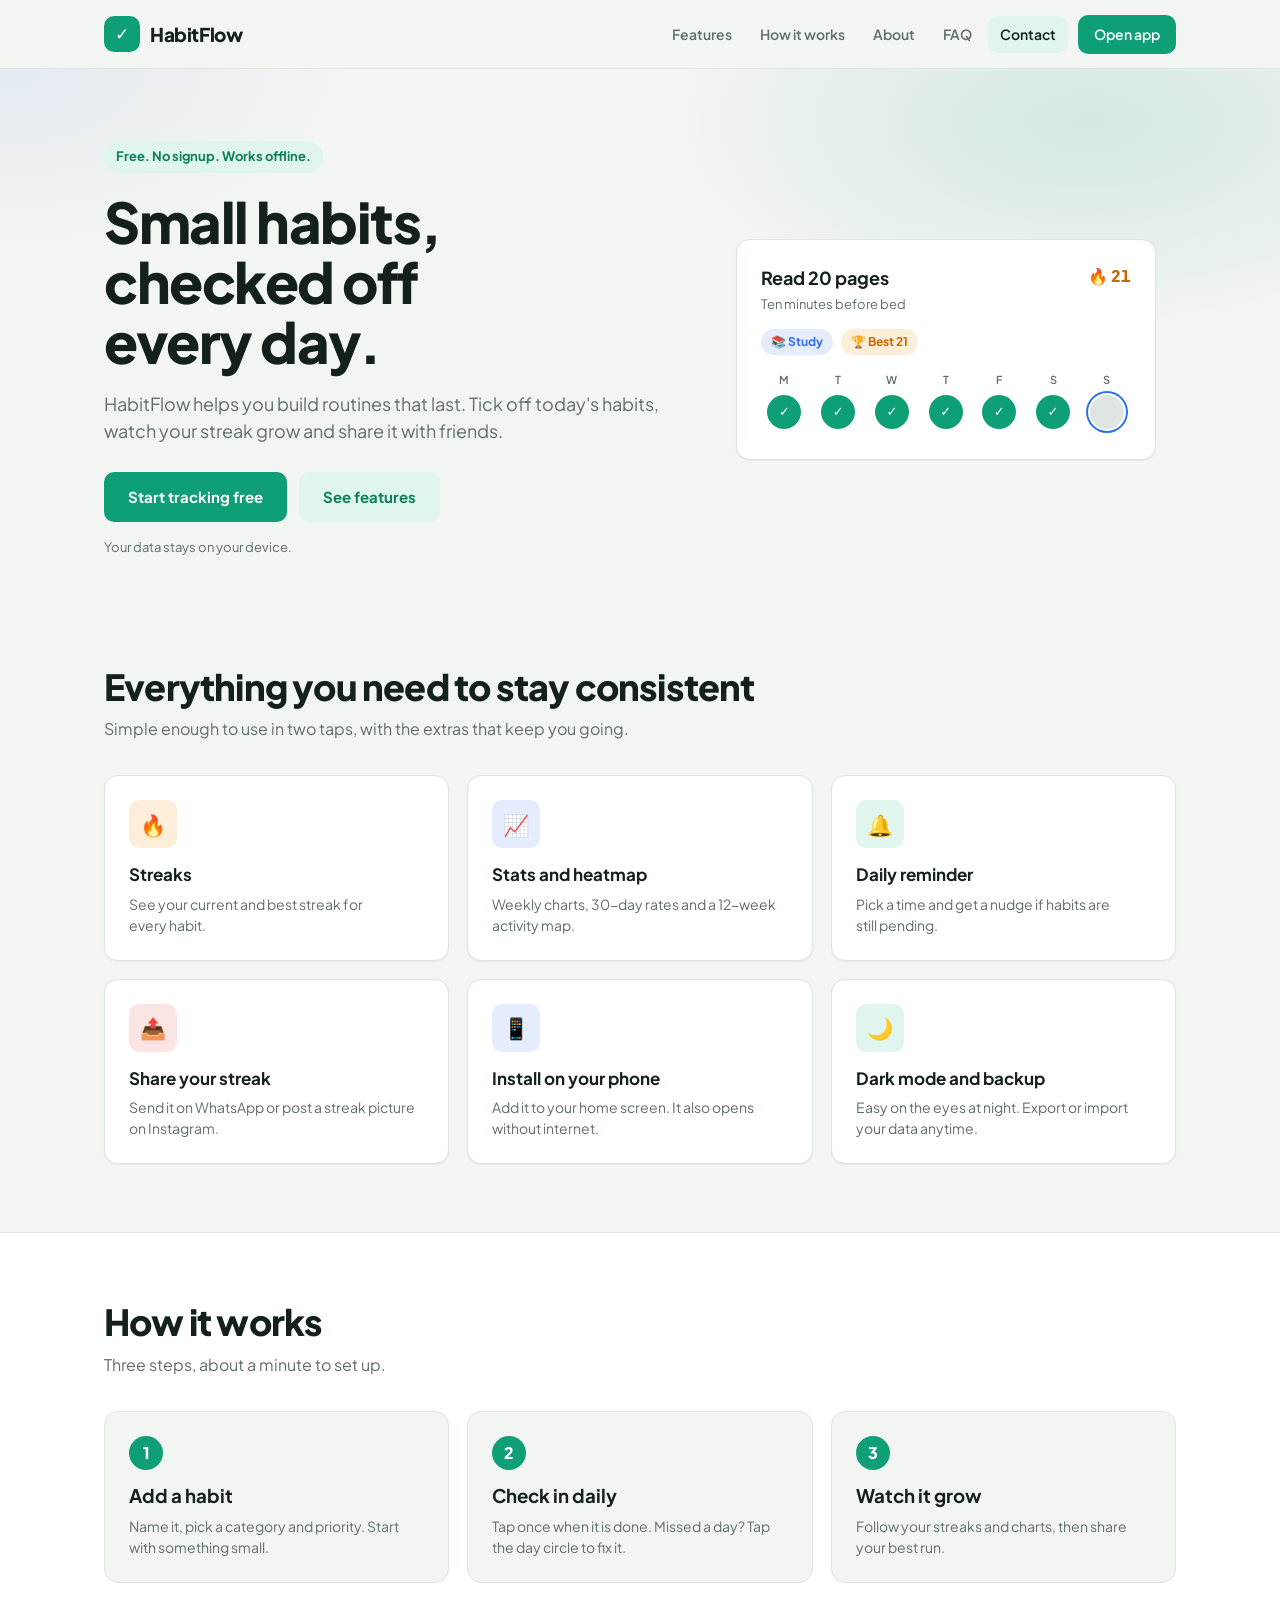
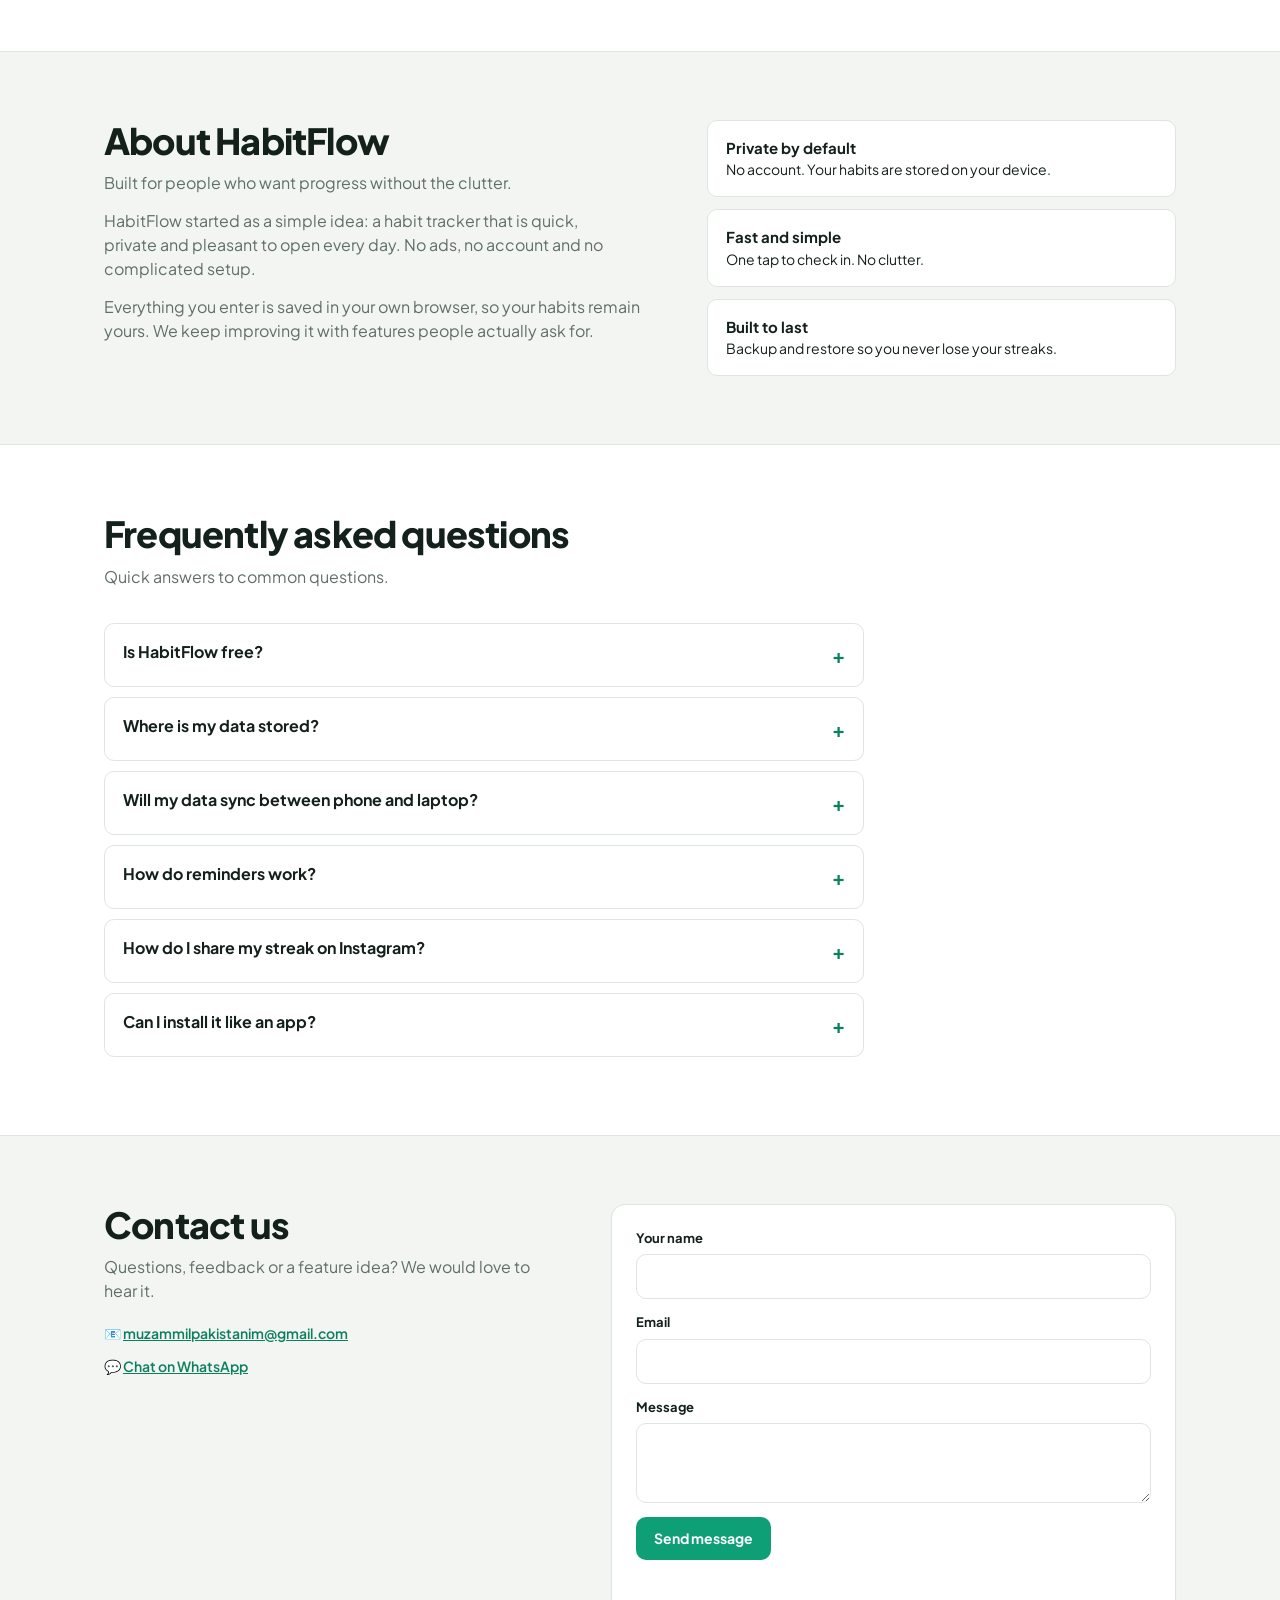
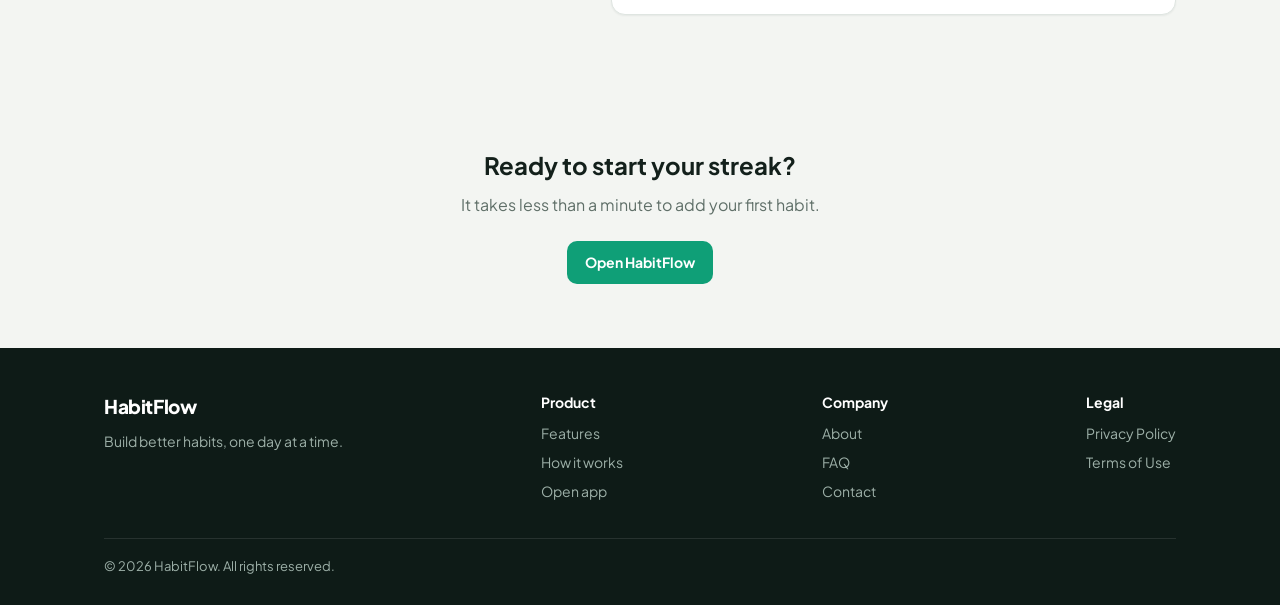
<file: index.html>
<!DOCTYPE html>
<html lang="en">
<head>
<meta charset="UTF-8">
<meta name="viewport" content="width=device-width, initial-scale=1.0">
<title>HabitFlow - Free Habit Tracker with Streaks</title>
<meta name="description" content="HabitFlow is a free habit tracker. Check off daily habits, build streaks, see your progress and share it on WhatsApp or Instagram. No signup needed.">
<meta name="theme-color" content="#0f9f77">
<meta property="og:type" content="website">
<meta property="og:title" content="HabitFlow - Free Habit Tracker with Streaks">
<meta property="og:description" content="Build daily habits, keep your streak alive and share your progress.">
<link rel="icon" href="icon.svg" type="image/svg+xml">
<link rel="manifest" href="manifest.json">
<script>
(function () {
  try {
    var t = localStorage.getItem('habitFlow.theme');
    if (!t) t = matchMedia('(prefers-color-scheme: dark)').matches ? 'dark' : 'light';
    document.documentElement.dataset.theme = t;
  } catch (e) {}
})();
</script>
<link rel="preconnect" href="https://fonts.googleapis.com">
<link rel="preconnect" href="https://fonts.gstatic.com" crossorigin>
<link href="https://fonts.googleapis.com/css2?family=Plus+Jakarta+Sans:wght@400;500;600;700;800&display=swap" rel="stylesheet">
<link rel="stylesheet" href="style.css">
<link rel="stylesheet" href="landing.css">
<script src="landing.js" defer></script>
</head>
<body>

<header class="site-header">
  <div class="wrap">
    <a href="#top" class="brand"><span class="logo-icon" aria-hidden="true">✓</span> HabitFlow</a>
    <button class="menu-toggle" id="menuToggle" type="button" aria-label="Toggle menu" aria-expanded="false" aria-controls="siteNav">☰</button>
    <nav class="site-nav" id="siteNav" aria-label="Site">
      <a href="#features">Features</a>
      <a href="#how">How it works</a>
      <a href="#about">About</a>
      <a href="#faq">FAQ</a>
      <a href="#contact">Contact</a>
      <a href="app.html" class="primary-btn">Open app</a>
    </nav>
  </div>
</header>

<main id="top">
  <section class="hero">
    <div class="wrap">
      <div>
        <span class="eyebrow">Free. No signup. Works offline.</span>
        <h1>Small habits, checked off every day.</h1>
        <p class="lead">HabitFlow helps you build routines that last. Tick off today's habits, watch your streak grow and share it with friends.</p>
        <div class="hero-actions">
          <a href="app.html" class="primary-btn">Start tracking free</a>
          <a href="#features" class="secondary-btn">See features</a>
        </div>
        <p class="hero-note">Your data stays on your device.</p>
      </div>
      <div class="habit-card mock" aria-hidden="true">
        <div class="habit-top">
          <div><div class="habit-name">Read 20 pages</div><div class="habit-description">Ten minutes before bed</div></div>
          <span class="streak">🔥 21</span>
        </div>
        <div class="habit-meta">
          <span class="badge category-badge">📚 Study</span>
          <span class="badge streak-badge">🏆 Best 21</span>
        </div>
        <div class="week-history">
          <div class="day done"><span>M</span><div class="day-circle">✓</div></div>
          <div class="day done"><span>T</span><div class="day-circle">✓</div></div>
          <div class="day done"><span>W</span><div class="day-circle">✓</div></div>
          <div class="day done"><span>T</span><div class="day-circle">✓</div></div>
          <div class="day done"><span>F</span><div class="day-circle">✓</div></div>
          <div class="day done"><span>S</span><div class="day-circle">✓</div></div>
          <div class="day today"><span>S</span><div class="day-circle"></div></div>
        </div>
      </div>
    </div>
  </section>

  <section class="section" id="features">
    <div class="wrap">
      <h2>Everything you need to stay consistent</h2>
      <p class="section-sub">Simple enough to use in two taps, with the extras that keep you going.</p>
      <div class="feature-grid">
        <article class="panel feature"><div class="stat-icon amber">🔥</div><h3>Streaks</h3><p>See your current and best streak for every habit.</p></article>
        <article class="panel feature"><div class="stat-icon blue">📈</div><h3>Stats and heatmap</h3><p>Weekly charts, 30-day rates and a 12-week activity map.</p></article>
        <article class="panel feature"><div class="stat-icon green">🔔</div><h3>Daily reminder</h3><p>Pick a time and get a nudge if habits are still pending.</p></article>
        <article class="panel feature"><div class="stat-icon red">📤</div><h3>Share your streak</h3><p>Send it on WhatsApp or post a streak picture on Instagram.</p></article>
        <article class="panel feature"><div class="stat-icon blue">📱</div><h3>Install on your phone</h3><p>Add it to your home screen. It also opens without internet.</p></article>
        <article class="panel feature"><div class="stat-icon green">🌙</div><h3>Dark mode and backup</h3><p>Easy on the eyes at night. Export or import your data anytime.</p></article>
      </div>
    </div>
  </section>

  <section class="section alt" id="how">
    <div class="wrap">
      <h2>How it works</h2>
      <p class="section-sub">Three steps, about a minute to set up.</p>
      <ol class="steps">
        <li><div class="step-no">1</div><h3>Add a habit</h3><p>Name it, pick a category and priority. Start with something small.</p></li>
        <li><div class="step-no">2</div><h3>Check in daily</h3><p>Tap once when it is done. Missed a day? Tap the day circle to fix it.</p></li>
        <li><div class="step-no">3</div><h3>Watch it grow</h3><p>Follow your streaks and charts, then share your best run.</p></li>
      </ol>
    </div>
  </section>

  <section class="section" id="about">
    <div class="wrap about-grid">
      <div>
        <h2>About HabitFlow</h2>
        <p class="section-sub" style="margin-bottom:14px">Built for people who want progress without the clutter.</p>
        <p>HabitFlow started as a simple idea: a habit tracker that is quick, private and pleasant to open every day. No ads, no account and no complicated setup.</p>
        <p>Everything you enter is saved in your own browser, so your habits remain yours. We keep improving it with features people actually ask for.</p>
      </div>
      <ul class="values">
        <li><b>Private by default</b>No account. Your habits are stored on your device.</li>
        <li><b>Fast and simple</b>One tap to check in. No clutter.</li>
        <li><b>Built to last</b>Backup and restore so you never lose your streaks.</li>
      </ul>
    </div>
  </section>

  <section class="section alt" id="faq">
    <div class="wrap">
      <h2>Frequently asked questions</h2>
      <p class="section-sub">Quick answers to common questions.</p>
      <div class="faq">
        <details><summary>Is HabitFlow free?</summary><p>Yes. You can use every feature for free and you do not need an account.</p></details>
        <details><summary>Where is my data stored?</summary><p>In your browser on your device. Clearing browser data deletes it, so use Export in Settings to keep a backup.</p></details>
        <details><summary>Will my data sync between phone and laptop?</summary><p>Not yet. For now, export a backup on one device and import it on the other.</p></details>
        <details><summary>How do reminders work?</summary><p>Turn on the daily reminder in Settings and allow notifications. Reminders appear while HabitFlow is open in your browser or installed on your phone.</p></details>
        <details><summary>How do I share my streak on Instagram?</summary><p>Tap the share button on a habit and choose Instagram. HabitFlow creates a streak picture. On phones it opens the share menu, and otherwise it saves the image so you can post it as a Story.</p></details>
        <details><summary>Can I install it like an app?</summary><p>Yes. Open it in Chrome or Safari and choose Add to Home Screen (or Install).</p></details>
      </div>
    </div>
  </section>

  <section class="section" id="contact">
    <div class="wrap contact-grid">
      <div>
        <h2>Contact us</h2>
        <p class="section-sub" style="margin-bottom:0">Questions, feedback or a feature idea? We would love to hear it.</p>
        <ul class="contact-list">
          <li>📧 <a href="mailto:muzammilpakistanim@gmail.com">muzammilpakistanim@gmail.com</a></li>
          <li>💬 <a href="https://wa.me/923363430483" target="_blank" rel="noopener">Chat on WhatsApp</a></li>
          
        </ul>
      </div>
      <form class="panel" id="contactForm" novalidate>
        <div class="form-group"><label for="cName">Your name</label><input type="text" id="cName" name="name" autocomplete="name" required></div>
        <div class="form-group"><label for="cEmail">Email</label><input type="email" id="cEmail" name="email" autocomplete="email" required></div>
        <div class="form-group"><label for="cMsg">Message</label><textarea id="cMsg" name="message" required></textarea></div>
        <button class="primary-btn" type="submit">Send message</button>
        <p class="form-note" id="formNote" role="status"></p>
      </form>
    </div>
  </section>

  <section class="cta">
    <div class="wrap">
      <h2>Ready to start your streak?</h2>
      <p>It takes less than a minute to add your first habit.</p>
      <a href="app.html" class="primary-btn">Open HabitFlow</a>
    </div>
  </section>
</main>

<footer class="site-footer">
  <div class="wrap">
    <div class="footer-grid">
      <div><a href="#top" class="brand">HabitFlow</a><p>Build better habits, one day at a time.</p></div>
      <div><h4>Product</h4><a href="#features">Features</a><a href="#how">How it works</a><a href="app.html">Open app</a></div>
      <div><h4>Company</h4><a href="#about">About</a><a href="#faq">FAQ</a><a href="#contact">Contact</a></div>
      <div><h4>Legal</h4><a href="legal.html#privacy">Privacy Policy</a><a href="legal.html#terms">Terms of Use</a></div>
    </div>
    <p class="copy">© <span id="year">2026</span> HabitFlow. All rights reserved.</p>
  </div>
</footer>
</body>
</html>
</file>
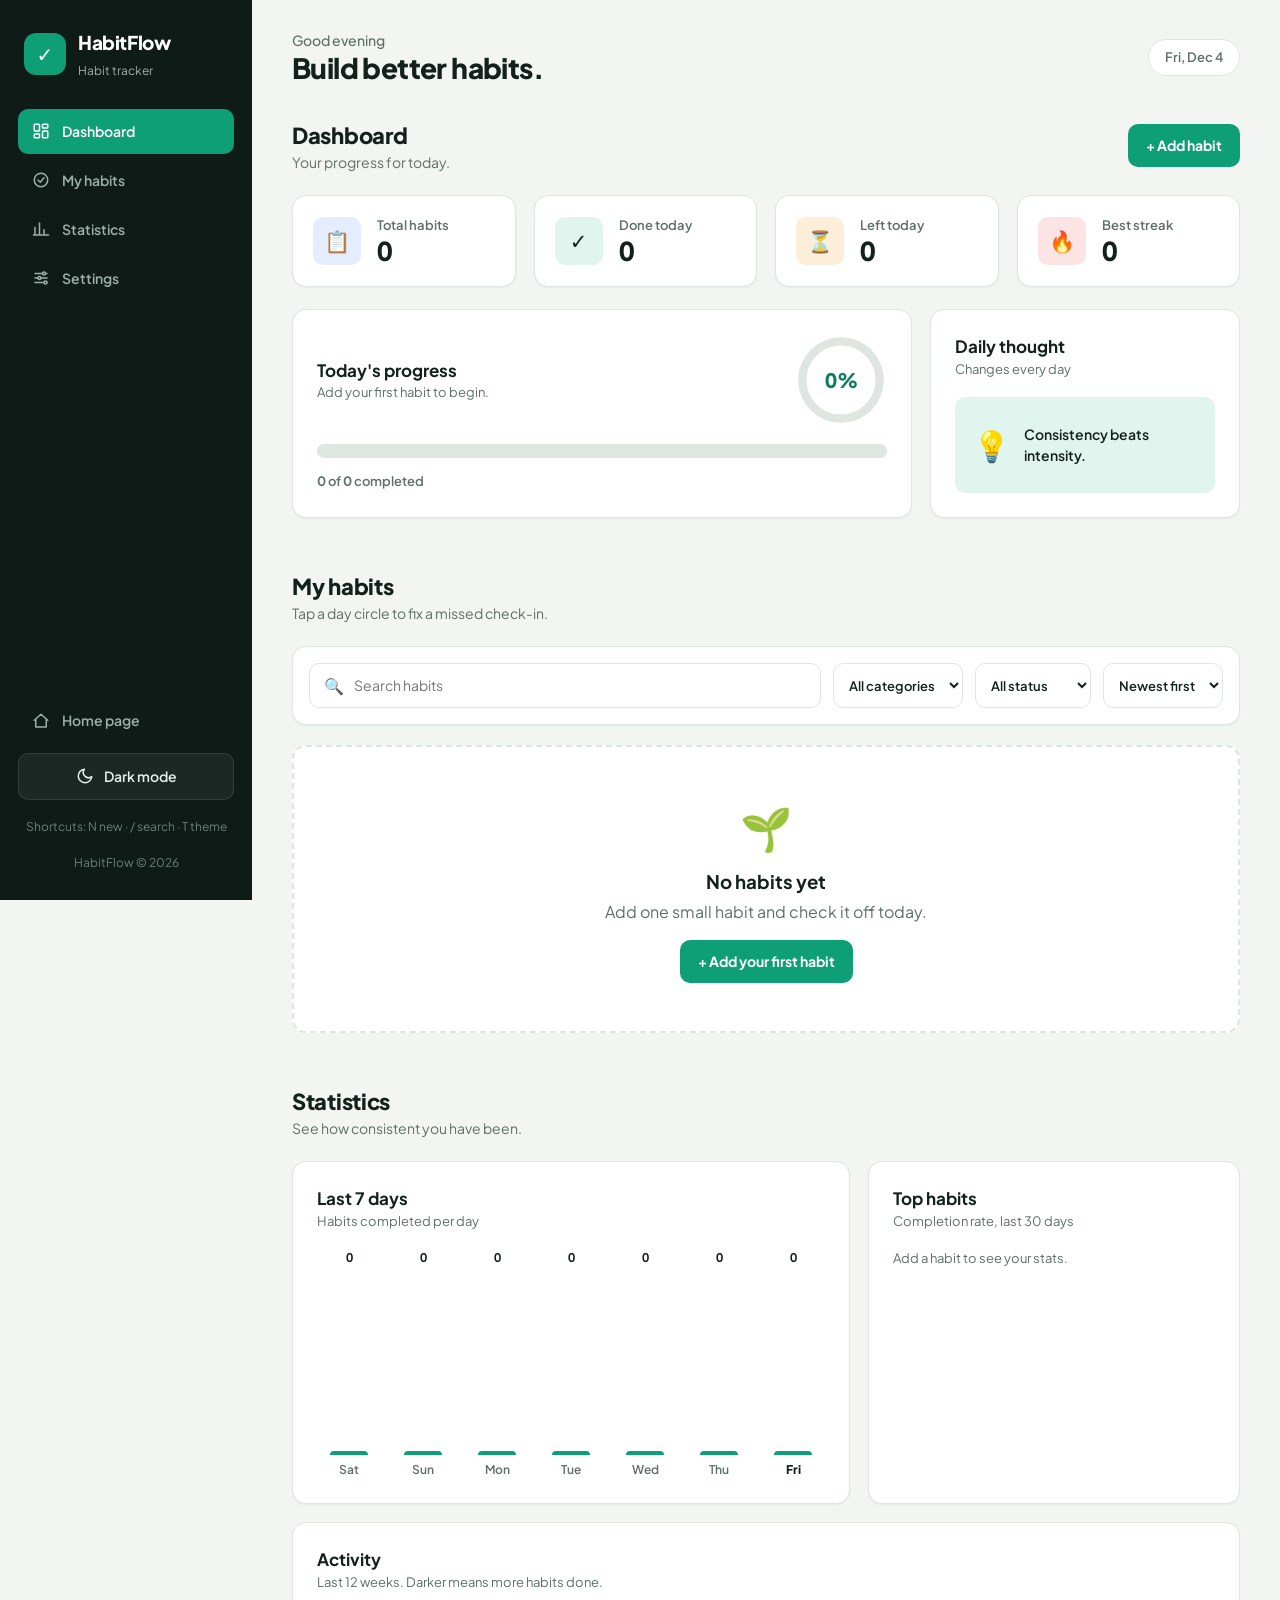
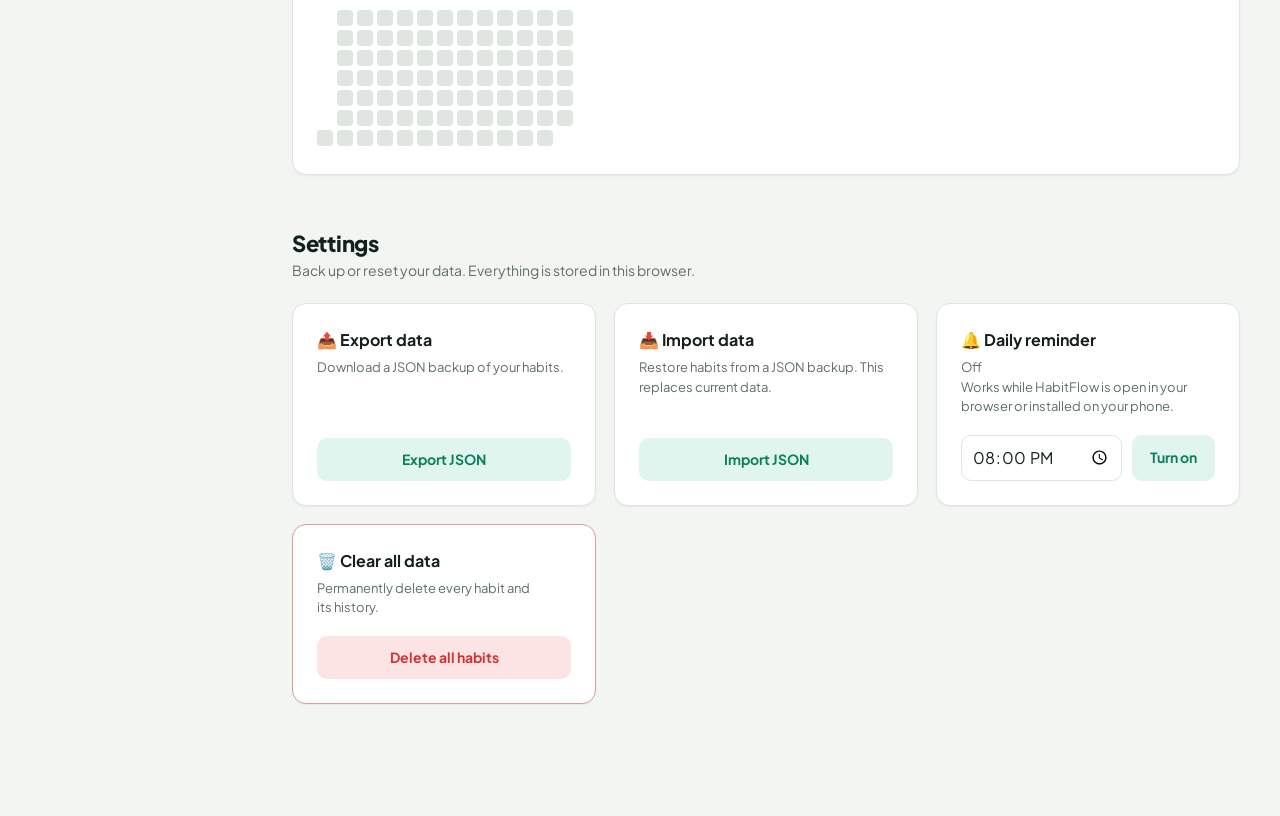
<file: app.html>
<!DOCTYPE html>
<html lang="en">
<head>
<meta charset="UTF-8">
<meta name="viewport" content="width=device-width, initial-scale=1.0">
<title>HabitFlow App - Daily Habit Tracker</title>
<meta name="description" content="Track daily habits, build streaks and see your progress over time.">
<meta name="theme-color" content="#0f9f77">
<link rel="manifest" href="manifest.json">
<link rel="icon" href="icon.svg" type="image/svg+xml">
<script>
(function () {
  try {
    var t = localStorage.getItem('habitFlow.theme');
    if (!t) t = matchMedia('(prefers-color-scheme: dark)').matches ? 'dark' : 'light';
    document.documentElement.dataset.theme = t;
  } catch (e) {}
})();
</script>
<link rel="preconnect" href="https://fonts.googleapis.com">
<link rel="preconnect" href="https://fonts.gstatic.com" crossorigin>
<link href="https://fonts.googleapis.com/css2?family=Plus+Jakarta+Sans:wght@400;500;600;700;800&display=swap" rel="stylesheet">
<link rel="stylesheet" href="style.css">
<script src="script.js" defer></script>
</head>
<body>
<div class="app">

  <aside class="sidebar" id="sidebar" aria-label="Main navigation">
    <div class="logo">
      <div class="logo-icon" aria-hidden="true">✓</div>
      <div><h2>HabitFlow</h2><span>Habit tracker</span></div>
    </div>
    <nav>
      <a href="#dashboard" class="nav-link active" data-nav="dashboard"><svg class="ic" viewBox="0 0 24 24" fill="none" stroke="currentColor" stroke-width="2" stroke-linecap="round" stroke-linejoin="round" aria-hidden="true"><rect x="3" y="3" width="7" height="9" rx="1"/><rect x="14" y="3" width="7" height="5" rx="1"/><rect x="14" y="12" width="7" height="9" rx="1"/><rect x="3" y="16" width="7" height="5" rx="1"/></svg> Dashboard</a>
      <a href="#habits" class="nav-link" data-nav="habits"><svg class="ic" viewBox="0 0 24 24" fill="none" stroke="currentColor" stroke-width="2" stroke-linecap="round" stroke-linejoin="round" aria-hidden="true"><circle cx="12" cy="12" r="9"/><path d="m8 12 3 3 5-6"/></svg> My habits</a>
      <a href="#statistics" class="nav-link" data-nav="statistics"><svg class="ic" viewBox="0 0 24 24" fill="none" stroke="currentColor" stroke-width="2" stroke-linecap="round" stroke-linejoin="round" aria-hidden="true"><path d="M4 20V10M10 20V4M16 20v-7M22 20H2"/></svg> Statistics</a>
      <a href="#settings" class="nav-link" data-nav="settings"><svg class="ic" viewBox="0 0 24 24" fill="none" stroke="currentColor" stroke-width="2" stroke-linecap="round" stroke-linejoin="round" aria-hidden="true"><path d="M4 6h10M18 6h2M4 12h4M12 12h8M4 18h12M20 18h0"/><circle cx="16" cy="6" r="2"/><circle cx="10" cy="12" r="2"/><circle cx="18" cy="18" r="2"/></svg> Settings</a>
    </nav>
    <div class="sidebar-bottom">
      <a href="index.html" class="nav-link"><svg class="ic" viewBox="0 0 24 24" fill="none" stroke="currentColor" stroke-width="2" stroke-linecap="round" stroke-linejoin="round" aria-hidden="true"><path d="M3 11 12 3l9 8M5 10v10h14V10"/></svg> Home page</a>
      <button class="theme-btn" data-action="theme" type="button">
        <span id="themeIcon" aria-hidden="true">🌙</span><span id="themeText">Dark mode</span>
      </button>
      <p class="shortcuts">Shortcuts: N new · / search · T theme</p>
      <p>HabitFlow © 2026</p>
    </div>
  </aside>
  <div class="overlay" id="overlay" data-action="menu"></div>

  <main class="main">
    <header class="topbar">
      <div>
        <p class="welcome" id="greeting">Welcome back</p>
        <h1>Build better habits.</h1>
      </div>
      <div class="top-actions">
        <span id="todayDate" class="date-badge"></span>
        <button class="mobile-menu" data-action="menu" type="button" aria-label="Open menu">☰</button>
      </div>
    </header>

    <section id="dashboard" class="page-section">
      <div class="section-heading">
        <div><h2>Dashboard</h2><p>Your progress for today.</p></div>
        <button class="primary-btn" data-action="add" type="button" title="Add habit (N)">+ Add habit</button>
      </div>

      <div class="stats-grid">
        <div class="stat-card"><div class="stat-icon blue">📋</div><div><p>Total habits</p><h3 id="totalHabits">0</h3></div></div>
        <div class="stat-card"><div class="stat-icon green">✓</div><div><p>Done today</p><h3 id="completedToday">0</h3></div></div>
        <div class="stat-card"><div class="stat-icon amber">⏳</div><div><p>Left today</p><h3 id="pendingToday">0</h3></div></div>
        <div class="stat-card"><div class="stat-icon red">🔥</div><div><p>Best streak</p><h3 id="bestStreak">0</h3></div></div>
      </div>

      <div class="dashboard-grid">
        <div class="panel">
          <div class="panel-heading">
            <div><h3>Today's progress</h3><p id="progressMessage">Add your first habit to begin.</p></div>
            <div class="ring" aria-hidden="true"><svg viewBox="0 0 100 100"><circle class="ring-bg" cx="50" cy="50" r="42"/><circle class="ring-fill" id="ringFill" cx="50" cy="50" r="42"/></svg><strong id="progressText">0%</strong></div>
          </div>
          <div class="large-progress" role="progressbar" aria-valuemin="0" aria-valuemax="100" aria-valuenow="0" id="progressTrack">
            <div id="overallProgressBar" class="large-progress-fill"></div>
          </div>
          <div class="progress-footer"><span><b id="progressCompleted">0</b> of <b id="progressTotal">0</b> completed</span></div>
        </div>
        <div class="panel">
          <div class="panel-heading"><div><h3>Daily thought</h3><p>Changes every day</p></div></div>
          <div class="insight-content"><span aria-hidden="true">💡</span><p id="motivationText"></p></div>
        </div>
      </div>
    </section>

    <section id="habits" class="page-section">
      <div class="section-heading">
        <div><h2>My habits</h2><p>Tap a day circle to fix a missed check-in.</p></div>
      </div>
      <div class="panel filters-panel">
        <div class="search-box">
          <span aria-hidden="true">🔍</span>
          <input type="search" id="searchInput" placeholder="Search habits" aria-label="Search habits">
        </div>
        <select id="categoryFilter" aria-label="Filter by category">
          <option value="all">All categories</option>
          <option value="Study">📚 Study</option>
          <option value="Health">🏃 Health</option>
          <option value="Personal">👤 Personal</option>
          <option value="Work">💼 Work</option>
          <option value="Other">⭐ Other</option>
        </select>
        <select id="statusFilter" aria-label="Filter by status">
          <option value="all">All status</option>
          <option value="completed">Completed</option>
          <option value="pending">Pending</option>
        </select>
        <select id="sortFilter" aria-label="Sort habits">
          <option value="newest">Newest first</option>
          <option value="oldest">Oldest first</option>
          <option value="name">Name A-Z</option>
          <option value="streak">Best streak</option>
        </select>
      </div>
      <div id="habitList" class="habit-grid" aria-busy="true">
        <div class="skeleton-card"><span class="sk" style="width:60%"></span><span class="sk" style="width:40%"></span><span class="sk" style="height:44px"></span></div>
        <div class="skeleton-card"><span class="sk" style="width:55%"></span><span class="sk" style="width:35%"></span><span class="sk" style="height:44px"></span></div>
      </div>
    </section>

    <section id="statistics" class="page-section">
      <div class="section-heading">
        <div><h2>Statistics</h2><p>See how consistent you have been.</p></div>
      </div>
      <div class="statistics-grid">
        <div class="panel">
          <div class="panel-heading"><div><h3>Last 7 days</h3><p>Habits completed per day</p></div></div>
          <div id="weeklyChart" class="weekly-chart"></div>
        </div>
        <div class="panel">
          <div class="panel-heading"><div><h3>Top habits</h3><p>Completion rate, last 30 days</p></div></div>
          <div id="performanceList" class="performance-list"></div>
        </div>
      </div>
      <div class="panel heat-panel">
        <div class="panel-heading"><div><h3>Activity</h3><p>Last 12 weeks. Darker means more habits done.</p></div></div>
        <div id="heatmap" class="heatmap"></div>
      </div>
    </section>

    <section id="settings" class="page-section">
      <div class="section-heading">
        <div><h2>Settings</h2><p>Back up or reset your data. Everything is stored in this browser.</p></div>
      </div>
      <div class="settings-grid">
        <div class="panel setting-card">
          <div><h3>📤 Export data</h3><p>Download a JSON backup of your habits.</p></div>
          <button class="secondary-btn" data-action="export" type="button">Export JSON</button>
        </div>
        <div class="panel setting-card">
          <div><h3>📥 Import data</h3><p>Restore habits from a JSON backup. This replaces current data.</p></div>
          <label class="secondary-btn file-label">Import JSON
            <input type="file" id="importFile" accept=".json,application/json">
          </label>
        </div>
        <div class="panel setting-card">
          <div><h3>🔔 Daily reminder</h3><p id="reminderStatus">Off</p><p class="muted-note">Works while HabitFlow is open in your browser or installed on your phone.</p></div>
          <div class="reminder-row">
            <input type="time" id="reminderTime" value="20:00" aria-label="Reminder time">
            <button class="secondary-btn" id="reminderBtn" data-action="reminder" type="button">Turn on</button>
          </div>
        </div>
        <div class="panel setting-card danger-card">
          <div><h3>🗑️ Clear all data</h3><p>Permanently delete every habit and its history.</p></div>
          <button class="danger-btn" data-action="clear" type="button">Delete all habits</button>
        </div>
      </div>
    </section>
  </main>
</div>

<dialog id="habitDialog" aria-labelledby="modalTitle">
  <form id="habitForm" class="modal-body" novalidate>
    <div class="modal-header">
      <div><h2 id="modalTitle">Add habit</h2><p>Pick something small you can repeat daily.</p></div>
      <button type="button" class="close-btn" data-action="close" aria-label="Close">×</button>
    </div>
    <input type="hidden" id="editHabitId">
    <div class="form-group">
      <label for="habitName">Habit name</label>
      <input type="text" id="habitName" maxlength="60" placeholder="e.g. Drink 2L water" required>
      <small class="field-error" id="nameError" hidden></small>
    </div>
    <div class="form-row">
      <div class="form-group">
        <label for="habitCategory">Category</label>
        <select id="habitCategory">
          <option value="Study">📚 Study</option>
          <option value="Health">🏃 Health</option>
          <option value="Personal">👤 Personal</option>
          <option value="Work">💼 Work</option>
          <option value="Other">⭐ Other</option>
        </select>
      </div>
      <div class="form-group">
        <label for="habitPriority">Priority</label>
        <select id="habitPriority">
          <option value="High">🔴 High</option>
          <option value="Medium" selected>🟡 Medium</option>
          <option value="Low">🟢 Low</option>
        </select>
      </div>
    </div>
    <div class="form-group">
      <label for="habitDescription">Why does it matter? (optional)</label>
      <textarea id="habitDescription" maxlength="200" placeholder="A short reminder for tough days"></textarea>
    </div>
    <div class="modal-actions">
      <button type="button" class="secondary-btn" data-action="close">Cancel</button>
      <button type="submit" class="primary-btn">Save habit</button>
    </div>
  </form>
</dialog>

<dialog id="shareDialog" aria-labelledby="shareTitle">
  <div class="modal-body">
    <div class="modal-header">
      <div><h2 id="shareTitle">Share your streak</h2><p>Show friends how consistent you are.</p></div>
      <button type="button" class="close-btn" data-action="close-share" aria-label="Close">×</button>
    </div>
    <p class="share-preview" id="sharePreview"></p>
    <div class="share-grid">
      <button type="button" class="share-opt wa" data-action="share-wa">💬 WhatsApp</button>
      <button type="button" class="share-opt ig" data-action="share-ig">📸 Instagram</button>
      <button type="button" class="share-opt" data-action="share-copy">📋 Copy text</button>
      <button type="button" class="share-opt" data-action="share-native">📤 More apps</button>
    </div>
    <p class="muted-note">Instagram does not accept pre-filled text, so HabitFlow makes a streak picture you can post as a Story.</p>
  </div>
</dialog>

<div id="toasts" class="toasts" aria-live="polite"></div>
</body>
</html>
</file>
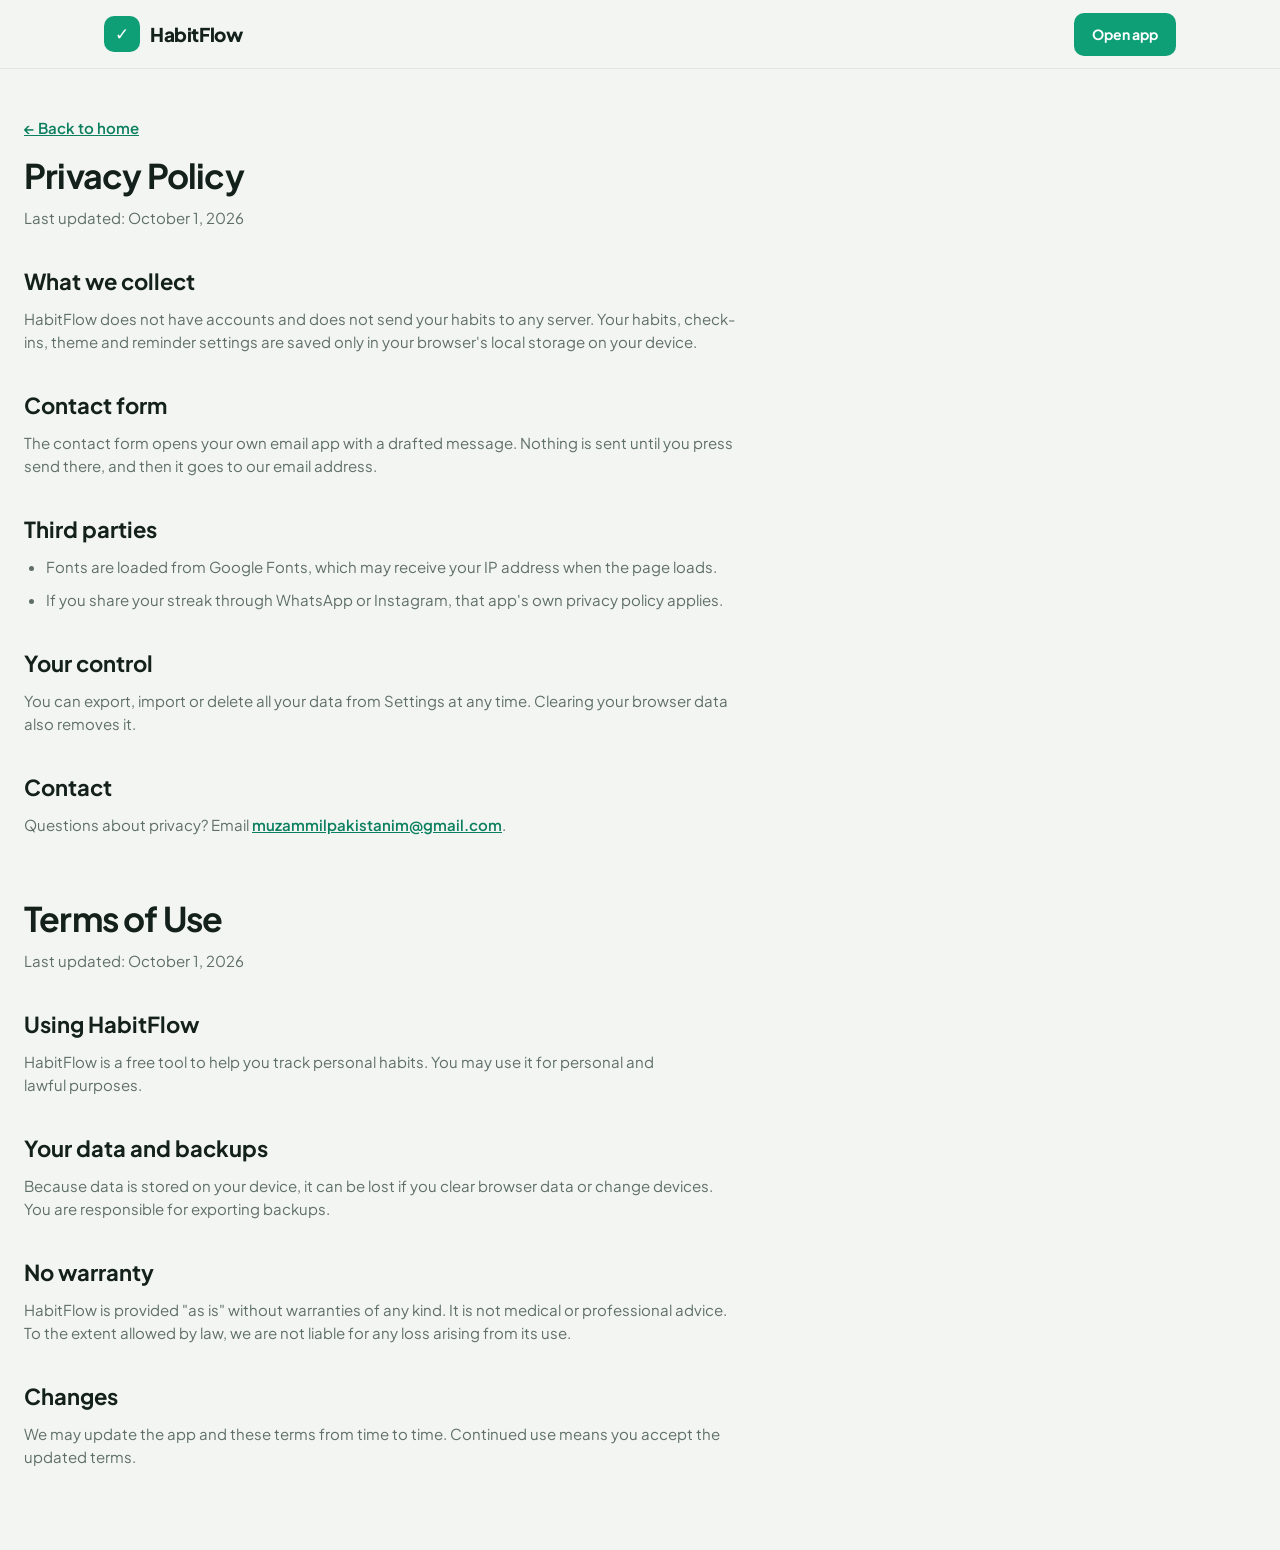
<file: legal.html>
<!DOCTYPE html>
<html lang="en">
<head>
<meta charset="UTF-8">
<meta name="viewport" content="width=device-width, initial-scale=1.0">
<title>Privacy Policy and Terms - HabitFlow</title>
<meta name="description" content="HabitFlow privacy policy and terms of use.">
<link rel="icon" href="icon.svg" type="image/svg+xml">
<script>
(function () {
  try {
    var t = localStorage.getItem('habitFlow.theme');
    if (!t) t = matchMedia('(prefers-color-scheme: dark)').matches ? 'dark' : 'light';
    document.documentElement.dataset.theme = t;
  } catch (e) {}
})();
</script>
<link href="https://fonts.googleapis.com/css2?family=Plus+Jakarta+Sans:wght@400;500;600;700;800&display=swap" rel="stylesheet">
<link rel="stylesheet" href="style.css">
<link rel="stylesheet" href="landing.css">
</head>
<body>
<header class="site-header"><div class="wrap">
  <a href="index.html" class="brand"><span class="logo-icon" aria-hidden="true">✓</span> HabitFlow</a>
  <a href="app.html" class="primary-btn">Open app</a>
</div></header>

<main class="legal">
  <p><a href="index.html">← Back to home</a></p>

  <section id="privacy">
    <h1>Privacy Policy</h1>
    <p>Last updated: October 1, 2026</p>
    <h2>What we collect</h2>
    <p>HabitFlow does not have accounts and does not send your habits to any server. Your habits, check-ins, theme and reminder settings are saved only in your browser's local storage on your device.</p>
    <h2>Contact form</h2>
    <p>The contact form opens your own email app with a drafted message. Nothing is sent until you press send there, and then it goes to our email address.</p>
    <h2>Third parties</h2>
    <ul>
      <li>Fonts are loaded from Google Fonts, which may receive your IP address when the page loads.</li>
      <li>If you share your streak through WhatsApp or Instagram, that app's own privacy policy applies.</li>
    </ul>
    <h2>Your control</h2>
    <p>You can export, import or delete all your data from Settings at any time. Clearing your browser data also removes it.</p>
    <h2>Contact</h2>
    <p>Questions about privacy? Email <a href="mailto:muzammilpakistanim@gmail.com">muzammilpakistanim@gmail.com</a>.</p>
  </section>

  <section id="terms">
    <h1 style="margin-top:56px">Terms of Use</h1>
    <p>Last updated: October 1, 2026</p>
    <h2>Using HabitFlow</h2>
    <p>HabitFlow is a free tool to help you track personal habits. You may use it for personal and lawful purposes.</p>
    <h2>Your data and backups</h2>
    <p>Because data is stored on your device, it can be lost if you clear browser data or change devices. You are responsible for exporting backups.</p>
    <h2>No warranty</h2>
    <p>HabitFlow is provided "as is" without warranties of any kind. It is not medical or professional advice. To the extent allowed by law, we are not liable for any loss arising from its use.</p>
    <h2>Changes</h2>
    <p>We may update the app and these terms from time to time. Continued use means you accept the updated terms.</p>
  </section>
</main>
</body>
</html>
</file>
<file: style.css>
*{margin:0;padding:0;box-sizing:border-box}
:root{
  --accent:#0f9f77;--accent-d:#0b7f5e;--on-accent:#fff;--accent-soft:#e0f5ee;
  --amber:#c46a00;--amber-soft:#fdeed9;--blue:#2f6fed;--blue-soft:#e4ecfd;--red:#d23232;--red-soft:#fde4e4;
  --bg:#f3f5f2;--card:#fff;--text:#13201b;--muted:#5f6f68;--border:#dfe5e1;
  --side:#0e1b17;--side-text:#9db0a8;--r:14px;--r-sm:10px;--shadow:0 1px 2px rgba(16,32,27,.06);--side-w:252px;
}
[data-theme=dark]{
  --accent:#2fcf9f;--accent-d:#25b88b;--on-accent:#04130d;--accent-soft:#12302a;
  --amber:#f4a14a;--amber-soft:#3a2a14;--blue:#8fb1ff;--blue-soft:#18264a;--red:#ff8585;--red-soft:#3b1b1b;
  --bg:#0a120f;--card:#121e19;--text:#eaf2ee;--muted:#93a69d;--border:#22332c;--side:#070d0b;--shadow:none;
}
html{scroll-behavior:smooth}
body{font-family:'Plus Jakarta Sans',system-ui,Arial,sans-serif;background:var(--bg);color:var(--text);line-height:1.5;transition:background .3s,color .3s}
button,input,select,textarea{font:inherit;color:inherit}
button{cursor:pointer}
:focus-visible{outline:2px solid var(--accent);outline-offset:2px}

.app{display:flex;min-height:100vh}

/* Sidebar */
.sidebar{width:var(--side-w);background:var(--side);color:#fff;position:fixed;inset:0 auto 0 0;padding:28px 18px;display:flex;flex-direction:column;z-index:100;transition:transform .3s}
.logo{display:flex;align-items:center;gap:12px;padding:0 6px 28px}
.logo-icon{width:42px;height:42px;border-radius:12px;background:var(--accent);color:var(--on-accent);display:grid;place-items:center;font-size:20px;font-weight:800}
.logo h2{font-size:19px;font-weight:800;letter-spacing:-.4px}
.logo span{font-size:12px;color:var(--side-text)}
nav{display:flex;flex-direction:column;gap:4px}
.nav-link{color:var(--side-text);text-decoration:none;padding:12px 14px;border-radius:var(--r-sm);display:flex;gap:12px;align-items:center;font-size:14px;font-weight:600;transition:background .2s,color .2s}
.nav-link:hover{color:#fff;background:rgba(255,255,255,.06)}
.nav-link.active{color:var(--on-accent);background:var(--accent)}
.sidebar-bottom{margin-top:auto}
.theme-btn{width:100%;background:rgba(255,255,255,.06);color:#e6efeb;border:1px solid rgba(255,255,255,.1);padding:12px;border-radius:var(--r-sm);display:flex;gap:10px;align-items:center;justify-content:center;font-weight:600;font-size:14px}
.theme-btn:hover{background:rgba(255,255,255,.12)}
.sidebar-bottom p{color:#6b7f77;font-size:12px;text-align:center;margin-top:18px}
.overlay{display:none;position:fixed;inset:0;background:rgba(0,0,0,.5);z-index:90}

/* Main */
.main{margin-left:var(--side-w);width:calc(100% - var(--side-w));padding:30px 40px 60px;max-width:1280px}
.topbar{display:flex;justify-content:space-between;align-items:center;gap:16px;margin-bottom:34px}
.welcome{color:var(--muted);font-size:14px;font-weight:500}
.topbar h1{font-size:28px;font-weight:800;letter-spacing:-.6px;line-height:1.2}
.top-actions{display:flex;align-items:center;gap:12px}
.date-badge{background:var(--card);padding:8px 16px;border-radius:30px;border:1px solid var(--border);font-size:13px;font-weight:600;color:var(--muted);white-space:nowrap}
.mobile-menu{display:none;background:var(--card);border:1px solid var(--border);padding:8px 14px;border-radius:var(--r-sm);font-size:18px}
.page-section{margin-bottom:52px;scroll-margin-top:24px}
.section-heading{display:flex;justify-content:space-between;align-items:center;gap:12px;margin-bottom:22px}
.section-heading h2{font-size:22px;font-weight:800;letter-spacing:-.3px}
.section-heading p{color:var(--muted);font-size:14px}

/* Buttons */
.primary-btn,.secondary-btn,.danger-btn{border:none;border-radius:var(--r-sm);padding:11px 18px;font-weight:700;font-size:14px;transition:transform .15s,opacity .15s,background .2s}
.primary-btn{background:var(--accent);color:var(--on-accent)}
.primary-btn:hover{background:var(--accent-d);transform:translateY(-1px)}
.secondary-btn{background:var(--accent-soft);color:var(--accent-d)}
[data-theme=dark] .secondary-btn{color:var(--accent)}
.secondary-btn:hover,.danger-btn:hover{opacity:.85}
.danger-btn{background:var(--red-soft);color:var(--red)}

/* Cards */
.panel,.stat-card,.habit-card{background:var(--card);border:1px solid var(--border);border-radius:var(--r);box-shadow:var(--shadow)}
.panel{padding:24px}
.stats-grid{display:grid;grid-template-columns:repeat(4,1fr);gap:18px;margin-bottom:22px}
.stat-card{padding:20px;display:flex;align-items:center;gap:16px}
.stat-icon{width:48px;height:48px;border-radius:var(--r-sm);display:grid;place-items:center;font-size:21px}
.stat-icon.blue{background:var(--blue-soft)}.stat-icon.green{background:var(--accent-soft)}
.stat-icon.amber{background:var(--amber-soft)}.stat-icon.red{background:var(--red-soft)}
.stat-card p{color:var(--muted);font-size:13px;font-weight:600}
.stat-card h3{font-size:26px;font-weight:800;line-height:1.2}
.dashboard-grid,.statistics-grid{display:grid;gap:18px}
.dashboard-grid{grid-template-columns:2fr 1fr}
.statistics-grid{grid-template-columns:1.5fr 1fr;margin-bottom:18px}
.panel-heading{display:flex;justify-content:space-between;align-items:center;gap:12px;margin-bottom:18px}
.panel-heading h3{font-size:17px;font-weight:700}
.panel-heading p{color:var(--muted);font-size:13px}
#progressText{color:var(--accent-d);font-size:26px;font-weight:800}
[data-theme=dark] #progressText{color:var(--accent)}
.large-progress{height:14px;background:var(--border);border-radius:30px;overflow:hidden}
.large-progress-fill{width:0;height:100%;background:var(--accent);border-radius:30px;transition:width .6s cubic-bezier(.4,0,.2,1)}
.progress-footer{margin-top:14px;color:var(--muted);font-size:13px;font-weight:600}
.insight-content{min-height:96px;background:var(--accent-soft);border-radius:var(--r-sm);padding:18px;display:flex;align-items:center;gap:14px}
.insight-content span{font-size:30px}
.insight-content p{font-weight:600;font-size:14px}

/* Filters */
.filters-panel{display:flex;gap:12px;margin-bottom:20px;padding:16px}
.search-box{flex:1;display:flex;align-items:center;gap:10px;border:1px solid var(--border);border-radius:var(--r-sm);padding:0 14px;background:var(--card)}
.search-box input{border:none;outline:none;width:100%;padding:11px 0;background:transparent;font-size:14px}
.filters-panel select{padding:11px;border:1px solid var(--border);border-radius:var(--r-sm);background:var(--card);font-weight:600;font-size:13px}

/* Habits */
.habit-grid{display:grid;grid-template-columns:repeat(2,1fr);gap:18px}
.habit-card{padding:22px;transition:border-color .2s}
.habit-card.is-done{border-color:var(--accent)}
.habit-top{display:flex;justify-content:space-between;align-items:flex-start;gap:12px}
.habit-name{font-size:18px;font-weight:700;word-break:break-word}
.habit-description{color:var(--muted);font-size:13px;margin-top:4px;word-break:break-word}
.streak{font-weight:800;color:var(--amber);white-space:nowrap}
.habit-meta{display:flex;gap:8px;flex-wrap:wrap;margin:14px 0}
.badge{padding:4px 10px;border-radius:20px;font-size:12px;font-weight:700}
.category-badge{background:var(--blue-soft);color:var(--blue)}
.priority-high{background:var(--red-soft);color:var(--red)}
.priority-medium{background:var(--amber-soft);color:var(--amber)}
.priority-low{background:var(--accent-soft);color:var(--accent-d)}
[data-theme=dark] .priority-low{color:var(--accent)}
.streak-badge{background:var(--amber-soft);color:var(--amber)}
.week-history{display:grid;grid-template-columns:repeat(7,1fr);gap:6px;margin:16px 0 4px}
.day{background:none;border:none;text-align:center;font-size:11px;color:var(--muted);font-weight:600}
.day-circle{width:34px;height:34px;border-radius:50%;margin:6px auto 0;display:grid;place-items:center;background:var(--border);font-size:13px;font-weight:800;transition:transform .15s,background .2s}
.day:hover .day-circle{transform:scale(1.1)}
.day.done .day-circle{background:var(--accent);color:var(--on-accent)}
.day.today .day-circle{box-shadow:0 0 0 2px var(--card),0 0 0 4px var(--blue)}
.habit-actions{display:flex;gap:8px;margin-top:16px}
.habit-actions button{border:none;border-radius:var(--r-sm);padding:10px 14px;font-size:13px;font-weight:700}
.habit-actions button:hover{opacity:.85}
.complete-btn{background:var(--accent-soft);color:var(--accent-d);flex:1}
[data-theme=dark] .complete-btn{color:var(--accent)}
.complete-btn.completed{background:var(--accent);color:var(--on-accent)}
.edit-btn{background:var(--amber-soft);color:var(--amber)}
.delete-btn{background:var(--red-soft);color:var(--red)}

/* Statistics */
.weekly-chart{height:230px;display:flex;align-items:flex-end;gap:10px}
.chart-col{flex:1;display:flex;flex-direction:column;align-items:center;gap:6px;height:100%}
.chart-value{font-size:12px;font-weight:700}
.bar-track{flex:1;width:100%;display:flex;align-items:flex-end;justify-content:center}
.chart-bar{width:70%;max-width:38px;min-height:4px;background:var(--accent);border-radius:8px 8px 0 0;transition:height .4s}
.chart-col.is-today .chart-label{color:var(--text);font-weight:800}
.chart-label{color:var(--muted);font-size:12px;font-weight:600}
.performance-list{display:flex;flex-direction:column;gap:14px}
.perf-item{display:grid;gap:6px}
.perf-row{display:flex;justify-content:space-between;gap:10px;font-size:14px}
.perf-row small{color:var(--muted)}
.perf-track{height:8px;background:var(--border);border-radius:8px;overflow:hidden}
.perf-fill{height:100%;background:var(--accent);border-radius:8px}
.muted-note{color:var(--muted);font-size:13px}
.heatmap{display:grid;grid-template-rows:repeat(7,16px);grid-auto-flow:column;grid-auto-columns:16px;gap:4px;overflow-x:auto;padding-bottom:4px}
.heat-cell{border-radius:4px;background:var(--border)}
.heat-cell[data-l="1"]{background:color-mix(in srgb,var(--accent) 30%,var(--border))}
.heat-cell[data-l="2"]{background:color-mix(in srgb,var(--accent) 55%,var(--border))}
.heat-cell[data-l="3"]{background:color-mix(in srgb,var(--accent) 80%,var(--border))}
.heat-cell[data-l="4"]{background:var(--accent)}
.heat-cell.blank{background:transparent}

/* Settings */
.settings-grid{display:grid;grid-template-columns:repeat(3,1fr);gap:18px}
.setting-card{display:flex;flex-direction:column;justify-content:space-between;gap:18px}
.setting-card h3{font-size:16px;font-weight:700;margin-bottom:6px}
.setting-card p{color:var(--muted);font-size:13px}
.file-label{display:block;text-align:center;cursor:pointer}
.file-label input{position:absolute;width:1px;height:1px;opacity:0}
.file-label:focus-within{outline:2px solid var(--accent);outline-offset:2px}
.danger-card{border-color:color-mix(in srgb,var(--red) 40%,var(--border))}

/* Dialog */
dialog{border:none;background:transparent;margin:auto;max-width:calc(100% - 32px);width:480px;padding:0;color:var(--text)}
dialog::backdrop{background:rgba(10,18,15,.6);backdrop-filter:blur(4px)}
.modal-body{background:var(--card);border-radius:var(--r);padding:26px;box-shadow:0 20px 40px rgba(0,0,0,.25)}
.modal-header{display:flex;justify-content:space-between;gap:12px;margin-bottom:18px}
.modal-header h2{font-size:20px;font-weight:800}
.modal-header p{color:var(--muted);font-size:13px}
.close-btn{background:none;border:none;font-size:26px;line-height:1;color:var(--muted);height:32px}
.form-group{display:flex;flex-direction:column;gap:6px;margin-bottom:14px;flex:1}
.form-row{display:flex;gap:12px}
.form-group label{font-size:13px;font-weight:700}
.form-group input,.form-group select,.form-group textarea{width:100%;border:1px solid var(--border);border-radius:var(--r-sm);padding:11px 12px;background:var(--card);font-size:14px}
.form-group input:focus,.form-group select:focus,.form-group textarea:focus{outline:2px solid var(--accent);outline-offset:0;border-color:transparent}
.form-group textarea{height:80px;resize:vertical}
.field-error{color:var(--red);font-size:12px;font-weight:600}
.modal-actions{display:flex;justify-content:flex-end;gap:12px;margin-top:18px}

/* Empty state + toasts */
.empty-state{grid-column:1/-1;background:var(--card);border:2px dashed var(--border);border-radius:var(--r);padding:48px 20px;text-align:center;color:var(--muted)}
.empty-state span{font-size:42px;display:block;margin-bottom:10px}
.empty-state h3{color:var(--text);margin-bottom:4px}
.empty-state .primary-btn{margin-top:16px}
.toasts{position:fixed;bottom:20px;right:20px;display:flex;flex-direction:column;gap:10px;z-index:1000;max-width:calc(100% - 40px)}
.toast{background:var(--side);color:#fff;padding:12px 16px;border-radius:var(--r-sm);font-size:14px;font-weight:600;display:flex;align-items:center;gap:14px;box-shadow:0 8px 24px rgba(0,0,0,.25);animation:toast-in .25s}
.toast.error{background:#b42323}
.toast.success{background:#0b7f5e}
.toast button{background:none;border:none;color:#7ff0cc;font-weight:800;text-decoration:underline}
@keyframes toast-in{from{opacity:0;transform:translateY(8px)}to{opacity:1;transform:none}}

/* Responsive */
@media (max-width:1024px){
  .stats-grid{grid-template-columns:repeat(2,1fr)}
  .dashboard-grid,.statistics-grid{grid-template-columns:1fr}
  .settings-grid{grid-template-columns:repeat(2,1fr)}
}
@media (max-width:768px){
  .sidebar{transform:translateX(-100%)}
  .sidebar.open{transform:none}
  .overlay.show{display:block}
  .main{margin-left:0;width:100%;padding:20px 16px 40px}
  .mobile-menu{display:block}
  .topbar h1{font-size:22px}
  .date-badge{display:none}
  .habit-grid,.settings-grid{grid-template-columns:1fr}
  .filters-panel{flex-direction:column}
  .form-row{flex-direction:column;gap:0}
  .toasts{left:16px;right:16px}
}
@media (prefers-reduced-motion:reduce){
  *,*::before,*::after{animation:none!important;transition:none!important}
  html{scroll-behavior:auto}
}

/* Share + reminder */
.share-btn{background:var(--blue-soft);color:var(--blue)}
.reminder-row{display:flex;gap:10px}
.reminder-row input{flex:1;min-width:0;border:1px solid var(--border);border-radius:var(--r-sm);padding:9px 10px;background:var(--card)}
.share-preview{background:var(--accent-soft);border-radius:var(--r-sm);padding:14px;font-size:14px;font-weight:600;margin-bottom:14px;word-break:break-word}
.share-grid{display:grid;grid-template-columns:1fr 1fr;gap:10px;margin-bottom:14px}
.share-opt{border:1px solid var(--border);background:var(--card);border-radius:var(--r-sm);padding:14px 10px;font-weight:700;font-size:14px}
.share-opt:hover{border-color:var(--accent)}
.share-opt.wa{background:#e3f8ea;color:#128c4a;border-color:transparent}
.share-opt.ig{background:#fde7f3;color:#c2185b;border-color:transparent}
[data-theme=dark] .share-opt.wa{background:#12301f;color:#5fe39a}
[data-theme=dark] .share-opt.ig{background:#3a1628;color:#ff8fc4}
.sidebar-bottom .nav-link{margin-bottom:10px}

/* ===== Polish: type, icons, motion ===== */
body{-webkit-font-smoothing:antialiased;text-rendering:optimizeLegibility}
h1,h2,h3{text-wrap:balance}
p{text-wrap:pretty}
.stat-card h3,.chart-value,.streak,#progressText,.perf-row span{font-variant-numeric:tabular-nums}
.ic{width:18px;height:18px;flex:none;vertical-align:-3px}
.habit-actions .ic{width:17px;height:17px;vertical-align:middle}
.shortcuts{margin-top:14px;color:#6b7f77;font-size:11px;text-align:center}
.theme-switching,.theme-switching *{transition:background-color .3s,color .3s,border-color .3s,fill .3s,stroke .3s!important}

@keyframes rise{from{opacity:0;transform:translateY(12px)}to{opacity:1;transform:none}}
@keyframes fade{from{opacity:0}to{opacity:1}}
@keyframes fade-out{to{opacity:0}}
@keyframes dlg{from{opacity:0;transform:translateY(14px) scale(.97)}to{opacity:1;transform:none}}
@keyframes dlg-out{to{opacity:0;transform:translateY(10px) scale(.98)}}
@keyframes pop{0%{transform:scale(1)}40%{transform:scale(1.14)}100%{transform:scale(1)}}
@keyframes glow{0%{box-shadow:0 0 0 0 color-mix(in srgb,var(--accent) 55%,transparent)}100%{box-shadow:0 0 0 14px transparent}}
@keyframes shimmer{to{background-position:-200% 0}}
@keyframes toast-out{to{opacity:0;transform:translateY(8px)}}

.topbar,.page-section{animation:rise .55s cubic-bezier(.2,.7,.2,1) both}
.page-section:nth-of-type(2){animation-delay:.06s}
.page-section:nth-of-type(3){animation-delay:.12s}
.page-section:nth-of-type(4){animation-delay:.18s}

.primary-btn:active,.secondary-btn:active,.danger-btn:active,.habit-actions button:active,.share-opt:active{transform:scale(.97)}
.secondary-btn:hover,.danger-btn:hover,.habit-actions button:hover{transform:translateY(-1px);opacity:1;filter:brightness(.97)}
.primary-btn:disabled{opacity:.5;cursor:not-allowed;transform:none;background:var(--accent)}
.habit-actions button{min-height:44px;display:inline-flex;align-items:center;justify-content:center}
.habit-card,.stat-card{transition:transform .2s,box-shadow .2s,border-color .2s}
.habit-card:hover,.stat-card:hover{transform:translateY(-3px);box-shadow:0 12px 24px -12px rgba(16,32,27,.22)}
.habit-card.just-done{animation:glow .8s ease-out}
.habit-card.just-done .complete-btn,.habit-card.just-done .streak{animation:pop .45s ease}
.day.done .day-circle{animation:none}

dialog[open]{animation:dlg .25s cubic-bezier(.2,.7,.2,1)}
dialog[open]::backdrop{animation:fade .25s}
dialog.closing{animation:dlg-out .18s forwards}
dialog.closing::backdrop{animation:fade-out .18s forwards}
.toast.out{animation:toast-out .25s forwards}

.ring{position:relative;width:92px;height:92px;flex:none}
.ring svg{width:100%;height:100%;transform:rotate(-90deg)}
.ring circle{fill:none;stroke-width:9}
.ring-bg{stroke:var(--border)}
.ring-fill{stroke:var(--accent);stroke-linecap:round;stroke-dasharray:264;stroke-dashoffset:264;transition:stroke-dashoffset .8s cubic-bezier(.4,0,.2,1)}
.ring #progressText{position:absolute;inset:0;display:grid;place-items:center;font-size:20px}

.skeleton-card{background:var(--card);border:1px solid var(--border);border-radius:var(--r);padding:22px;display:grid;gap:12px}
.sk{display:block;height:14px;border-radius:8px;background:linear-gradient(90deg,var(--border) 25%,color-mix(in srgb,var(--border) 45%,var(--card)) 50%,var(--border) 75%);background-size:200% 100%;animation:shimmer 1.2s linear infinite}

@media (max-width:480px){
  .stats-grid{gap:12px}
  .stat-card{padding:14px;gap:10px}
  .stat-icon{width:40px;height:40px;font-size:18px}
  .stat-card h3{font-size:22px}
  .panel{padding:18px}
  .habit-card{padding:18px}
  .section-heading{flex-wrap:wrap}
  .modal-body{padding:20px}
  .week-history{gap:2px}
}
</file>
<file: landing.css>
.wrap{max-width:1120px;margin:0 auto;padding:0 24px}
a.primary-btn,a.secondary-btn{display:inline-block;text-decoration:none;text-align:center}
.site-header{position:sticky;top:0;z-index:50;background:color-mix(in srgb,var(--bg) 88%,transparent);backdrop-filter:blur(10px);border-bottom:1px solid var(--border)}
.site-header .wrap{display:flex;align-items:center;justify-content:space-between;height:68px;gap:16px}
.brand{display:flex;align-items:center;gap:10px;text-decoration:none;color:var(--text);font-weight:800;font-size:19px;letter-spacing:-.4px}
.brand .logo-icon{width:36px;height:36px;font-size:17px;background:var(--accent);color:var(--on-accent);display:grid;place-items:center;border-radius:10px}
.site-nav{display:flex;flex-direction:row;align-items:center;gap:4px}
.site-nav a{color:var(--muted);text-decoration:none;font-weight:600;font-size:14px;padding:8px 12px;border-radius:var(--r-sm)}
.site-nav a:hover{color:var(--text);background:var(--accent-soft)}
.site-nav a.primary-btn{color:var(--on-accent);margin-left:6px;padding:9px 16px}
.site-nav a.primary-btn:hover{background:var(--accent-d)}
.menu-toggle{display:none;background:var(--card);border:1px solid var(--border);border-radius:var(--r-sm);padding:8px 13px;font-size:18px}

.hero{padding:72px 0 40px}
.hero .wrap{display:grid;grid-template-columns:1.1fr .9fr;gap:48px;align-items:center}
.eyebrow{display:inline-block;background:var(--accent-soft);color:var(--accent-d);font-weight:700;font-size:13px;padding:6px 12px;border-radius:30px;margin-bottom:18px}
[data-theme=dark] .eyebrow{color:var(--accent)}
.hero h1{font-size:clamp(34px,5vw,56px);line-height:1.08;letter-spacing:-1.5px;font-weight:800}
.lead{font-size:18px;color:var(--muted);margin:18px 0 28px;max-width:32em}
.hero-actions{display:flex;gap:12px;flex-wrap:wrap}
.hero-actions a{padding:14px 24px;font-size:15px}
.hero-note{margin-top:16px;font-size:13px;color:var(--muted)}
.mock{padding:24px;max-width:420px;justify-self:center;width:100%;transform:rotate(1.5deg)}
.mock .week-history{margin:18px 0 6px}
.mock .day{pointer-events:none}

.section{padding:68px 0}
.section.alt{background:var(--card);border-block:1px solid var(--border)}
.section h2{font-size:clamp(26px,3.5vw,36px);letter-spacing:-.8px;font-weight:800;line-height:1.15}
.section-sub{color:var(--muted);margin:10px 0 34px;max-width:36em}
.feature-grid{display:grid;grid-template-columns:repeat(3,1fr);gap:18px}
.feature{padding:24px}
.feature .stat-icon{margin-bottom:14px}
.feature h3{font-size:17px;margin-bottom:6px}
.feature p{color:var(--muted);font-size:14px}
.steps{display:grid;grid-template-columns:repeat(3,1fr);gap:18px;list-style:none}
.steps li{padding:24px;background:var(--bg);border:1px solid var(--border);border-radius:var(--r)}
.step-no{width:34px;height:34px;border-radius:50%;background:var(--accent);color:var(--on-accent);display:grid;place-items:center;font-weight:800;margin-bottom:12px}
.steps h3{margin-bottom:6px}.steps p{color:var(--muted);font-size:14px}
.about-grid{display:grid;grid-template-columns:1.2fr 1fr;gap:40px;align-items:start}
.about-grid p{color:var(--muted);margin-bottom:14px}
.values{list-style:none;display:grid;gap:12px}
.values li{padding:16px 18px;background:var(--card);border:1px solid var(--border);border-radius:var(--r-sm);font-size:14px}
.values b{display:block;font-size:15px}
.faq{max-width:760px}
.faq details{background:var(--card);border:1px solid var(--border);border-radius:var(--r-sm);margin-bottom:10px;padding:0 18px}
.faq summary{cursor:pointer;font-weight:700;padding:16px 0;list-style:none;display:flex;justify-content:space-between;gap:12px}
.faq summary::after{content:'+';font-size:20px;color:var(--accent-d)}
.faq details[open] summary::after{content:'−'}
.faq details p{color:var(--muted);font-size:14px;padding-bottom:16px}
.contact-grid{display:grid;grid-template-columns:1fr 1.2fr;gap:36px}
.contact-list{list-style:none;display:grid;gap:12px;margin-top:20px;font-size:14px}
.contact-list a{color:var(--accent-d);font-weight:600}
[data-theme=dark] .contact-list a{color:var(--accent)}
.form-note{font-size:13px;font-weight:600;margin-top:12px;min-height:18px}
.form-note.bad{color:var(--red)}.form-note.good{color:var(--accent-d)}
.cta{text-align:center;padding:64px 0}
.cta p{color:var(--muted);margin:10px 0 24px}
.site-footer{background:var(--side);color:var(--side-text);padding:44px 0 28px;font-size:14px}
.footer-grid{display:flex;justify-content:space-between;gap:32px;flex-wrap:wrap;margin-bottom:28px}
.site-footer .brand{color:#fff;margin-bottom:10px}
.site-footer a{color:var(--side-text);text-decoration:none;display:block;margin-bottom:8px}
.site-footer a:hover{color:#fff}
.site-footer h4{color:#fff;margin-bottom:10px;font-size:14px}
.copy{border-top:1px solid rgba(255,255,255,.1);padding-top:18px;font-size:13px}

.legal{max-width:760px;padding:48px 24px 72px}
.legal h1{font-size:34px;letter-spacing:-.8px;margin-bottom:6px}
.legal h2{font-size:22px;margin:36px 0 10px}
.legal h3{font-size:16px;margin:18px 0 6px}
.legal p,.legal li{color:var(--muted);margin-bottom:10px;font-size:15px}
.legal ul{padding-left:22px}
.legal a{color:var(--accent-d);font-weight:600}
[data-theme=dark] .legal a{color:var(--accent)}

@media (max-width:860px){
  .hero{padding-top:44px}
  .hero .wrap,.about-grid,.contact-grid{grid-template-columns:1fr}
  .feature-grid,.steps{grid-template-columns:1fr 1fr}
  .menu-toggle{display:block}
  .site-nav{display:none;position:absolute;top:68px;left:0;right:0;background:var(--bg);border-bottom:1px solid var(--border);flex-direction:column;align-items:stretch;padding:12px 24px 18px}
  .site-nav.open{display:flex}
  .site-nav a.primary-btn{margin:8px 0 0}
  .mock{transform:none}
}
@media (max-width:560px){.feature-grid,.steps{grid-template-columns:1fr}.wrap{padding:0 18px}}

/* ===== Polish ===== */
.hero{background:radial-gradient(600px 300px at 85% 10%,color-mix(in srgb,var(--accent) 14%,transparent),transparent 70%),radial-gradient(500px 260px at 0% 0%,color-mix(in srgb,var(--blue) 8%,transparent),transparent 70%)}
@keyframes hero-in{from{opacity:0;transform:translateY(16px)}to{opacity:1;transform:none}}
.hero .wrap>*{animation:hero-in .7s cubic-bezier(.2,.7,.2,1) both}
.hero .wrap>*:nth-child(2){animation-delay:.12s}
.site-nav a{transition:color .2s,background-color .2s}
.site-nav a.active{color:var(--text);background:var(--accent-soft)}
.site-nav a.primary-btn.active{color:var(--on-accent);background:var(--accent)}
.feature,.steps li,.values li{transition:transform .2s,box-shadow .2s,border-color .2s}
.feature:hover,.steps li:hover{transform:translateY(-3px);box-shadow:0 12px 24px -12px rgba(16,32,27,.22)}
.js .reveal{opacity:0;transform:translateY(18px);transition:opacity .6s ease,transform .6s ease}
.js .reveal.in{opacity:1;transform:none}
.faq details{transition:border-color .2s}
.faq details[open]{border-color:var(--accent)}
.faq summary:hover{color:var(--accent-d)}
</file>
